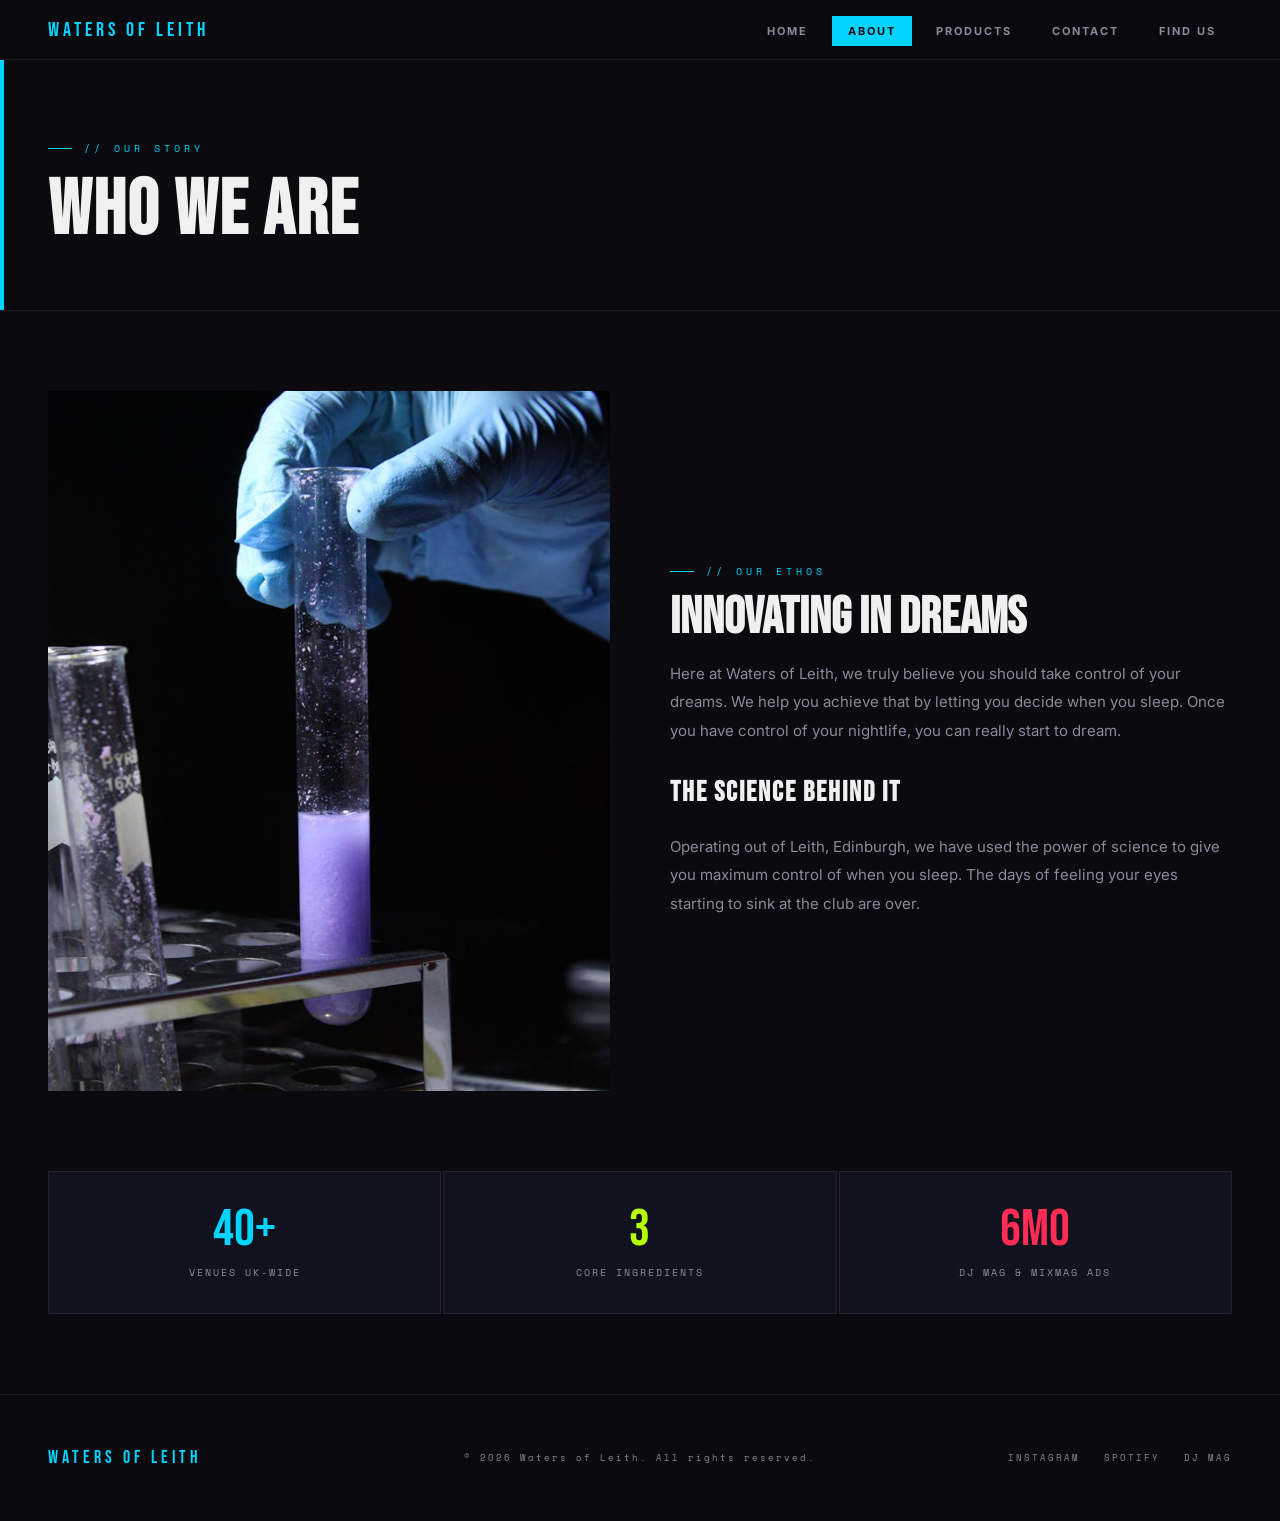
<file: about.html>
<!doctype html>
<html lang="en">
  <head>
    <meta charset="UTF-8" />
    <meta name="viewport" content="width=device-width, initial-scale=1.0" />
    <title>About — Waters of Leith</title>
    <link
      href="https://fonts.googleapis.com/css2?family=Bebas+Neue&family=Space+Mono:wght@400;700&family=Inter:wght@400;500;700&display=swap"
      rel="stylesheet"
    />
    <link rel="stylesheet" href="styles/style.css" />
  </head>
  <body>
    <nav>
      <a href="index.html" class="nav-logo">Waters of Leith</a>
      <ul class="nav-links">
        <li><a href="index.html">Home</a></li>
        <li><a href="about.html" class="active">About</a></li>
        <li><a href="products.html">Products</a></li>
        <li><a href="contact.html">Contact</a></li>
        <li><a href="findus.html">Find Us</a></li>
      </ul>
    </nav>

    <div class="page">
      <div class="page-banner">
        <p class="eyebrow">// Our Story</p>
        <h1 class="page-title">Who We Are</h1>
      </div>

      <section class="section">
        <div class="two-col">
          <div>
            <img
              src="images/aboutimg.jpg"
              alt="Waters of Leith — Science of staying up"
              style="width: 100%; height: 700px; display: block"
            />
          </div>
          <div>
            <p class="section-label">// Our Ethos</p>
            <h2 class="section-title">Innovating in Dreams</h2>
            <p
              style="
                color: var(--grey);
                font-size: 15px;
                line-height: 1.9;
                margin-bottom: 24px;
              "
            >
              Here at Waters of Leith, we truly believe you should take control
              of your dreams. We help you achieve that by letting you decide
              when you sleep. Once you have control of your nightlife, you can
              really start to dream.
            </p>
            <h3
              style="
                font-family: &quot;Bebas Neue&quot;, sans-serif;
                font-size: 28px;
                letter-spacing: 2px;
                margin-bottom: 16px;
              "
            >
              The Science Behind It
            </h3>
            <p style="color: var(--grey); font-size: 15px; line-height: 1.9">
              Operating out of Leith, Edinburgh, we have used the power of
              science to give you maximum control of when you sleep. The days of
              feeling your eyes starting to sink at the club are over.
            </p>
          </div>
        </div>
      </section>

      <div class="stat-row">
        <div class="stat-card">
          <span class="stat-number">40+</span>
          <span class="stat-label">Venues UK-wide</span>
        </div>
        <div class="stat-card">
          <span class="stat-number green">3</span>
          <span class="stat-label">Core Ingredients</span>
        </div>
        <div class="stat-card">
          <span class="stat-number red">6mo</span>
          <span class="stat-label">DJ Mag & Mixmag Ads</span>
        </div>
      </div>
    </div>

    <footer>
      <a href="index.html" class="footer-logo">Waters of Leith</a>
      <span class="footer-copy"
        >© 2026 Waters of Leith. All rights reserved.</span
      >
      <div class="footer-links">
        <a href="#">Instagram</a>
        <a href="#">Spotify</a>
        <a href="#">DJ Mag</a>
      </div>
    </footer>

    <script src="js/main.js"></script>
  </body>
</html>
</file>
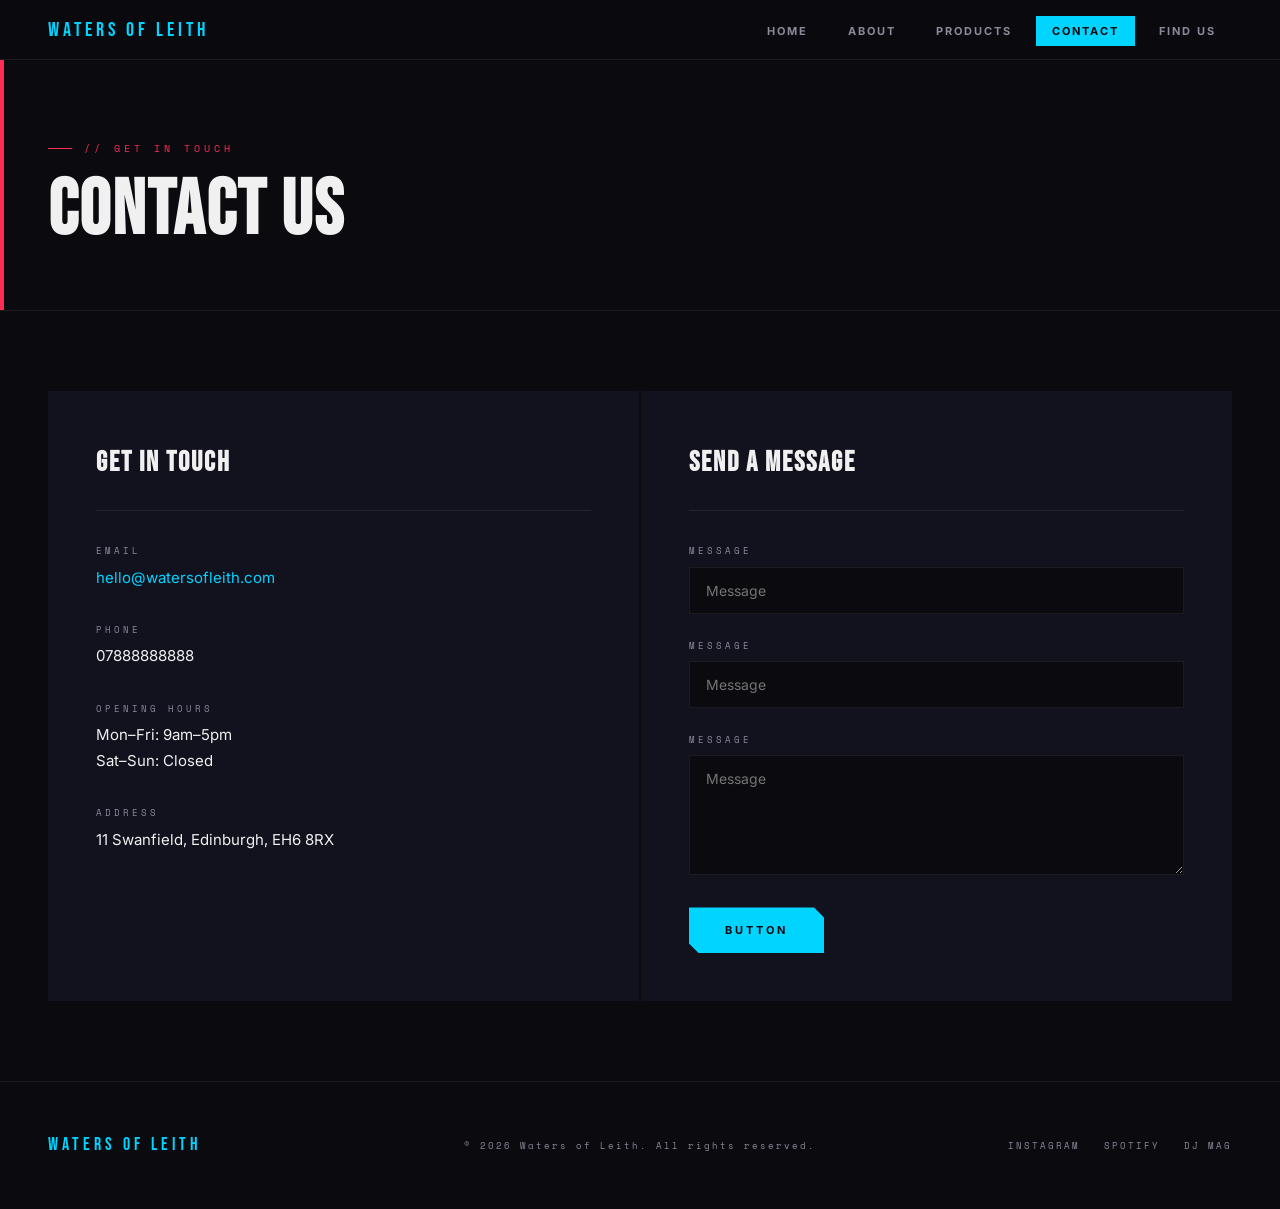
<file: contact.html>
<!doctype html>
<html lang="en">
  <head>
    <meta charset="UTF-8" />
    <meta name="viewport" content="width=device-width, initial-scale=1.0" />
    <title>Contact — Waters of Leith</title>
    <link
      href="https://fonts.googleapis.com/css2?family=Bebas+Neue&family=Space+Mono:wght@400;700&family=Inter:wght@400;500;700&display=swap"
      rel="stylesheet"
    />
    <link rel="stylesheet" href="styles/style.css" />
  </head>
  <body>
    <nav>
      <a href="index.html" class="nav-logo">Waters of Leith</a>
      <ul class="nav-links">
        <li><a href="index.html">Home</a></li>
        <li><a href="about.html">About</a></li>
        <li><a href="products.html">Products</a></li>
        <li><a href="contact.html" class="active">Contact</a></li>
        <li><a href="findus.html">Find Us</a></li>
      </ul>
    </nav>

    <div class="page">
      <div class="page-banner red">
        <p class="eyebrow red">// Get In Touch</p>
        <h1 class="page-title">Contact Us</h1>
      </div>

      <section class="section">
        <div class="contact-grid">
          <div class="contact-info">
            <h2 class="contact-section-title">Get In Touch</h2>
            <div class="contact-detail">
              <p class="contact-label">Email</p>
              <p class="contact-value">
                <a href="mailto:hello@watersofleith.com"
                  >hello@watersofleith.com</a
                >
              </p>
            </div>
            <div class="contact-detail">
              <p class="contact-label">Phone</p>
              <p class="contact-value">07888888888</p>
            </div>
            <div class="contact-detail">
              <p class="contact-label">Opening Hours</p>
              <p class="contact-value">Mon–Fri: 9am–5pm<br />Sat–Sun: Closed</p>
            </div>
            <div class="contact-detail">
              <p class="contact-label">Address</p>
              <p class="contact-value">11 Swanfield, Edinburgh, EH6 8RX</p>
            </div>
          </div>

          <div class="contact-form-wrap">
            <h2 class="contact-section-title">Send a Message</h2>
            <form id="contact-form" novalidate>
              <div class="form-group">
                <label class="form-label">Message</label>
                <input class="form-input" type="text" placeholder="Message" />
              </div>
              <div class="form-group">
                <label class="form-label">Message</label>
                <input class="form-input" type="text" placeholder="Message" />
              </div>
              <div class="form-group">
                <label class="form-label">Message</label>
                <textarea
                  class="form-textarea"
                  placeholder="Message"
                ></textarea>
              </div>
              <button type="submit" class="btn btn-primary">Button</button>
            </form>
            <div class="form-success" id="form-success">
              Message received. We'll be in touch soon.
            </div>
          </div>
        </div>
      </section>
    </div>

    <footer>
      <a href="index.html" class="footer-logo">Waters of Leith</a>
      <span class="footer-copy"
        >© 2026 Waters of Leith. All rights reserved.</span
      >
      <div class="footer-links">
        <a href="#">Instagram</a>
        <a href="#">Spotify</a>
        <a href="#">DJ Mag</a>
      </div>
    </footer>

    <script src="js/main.js"></script>
  </body>
</html>
</file>
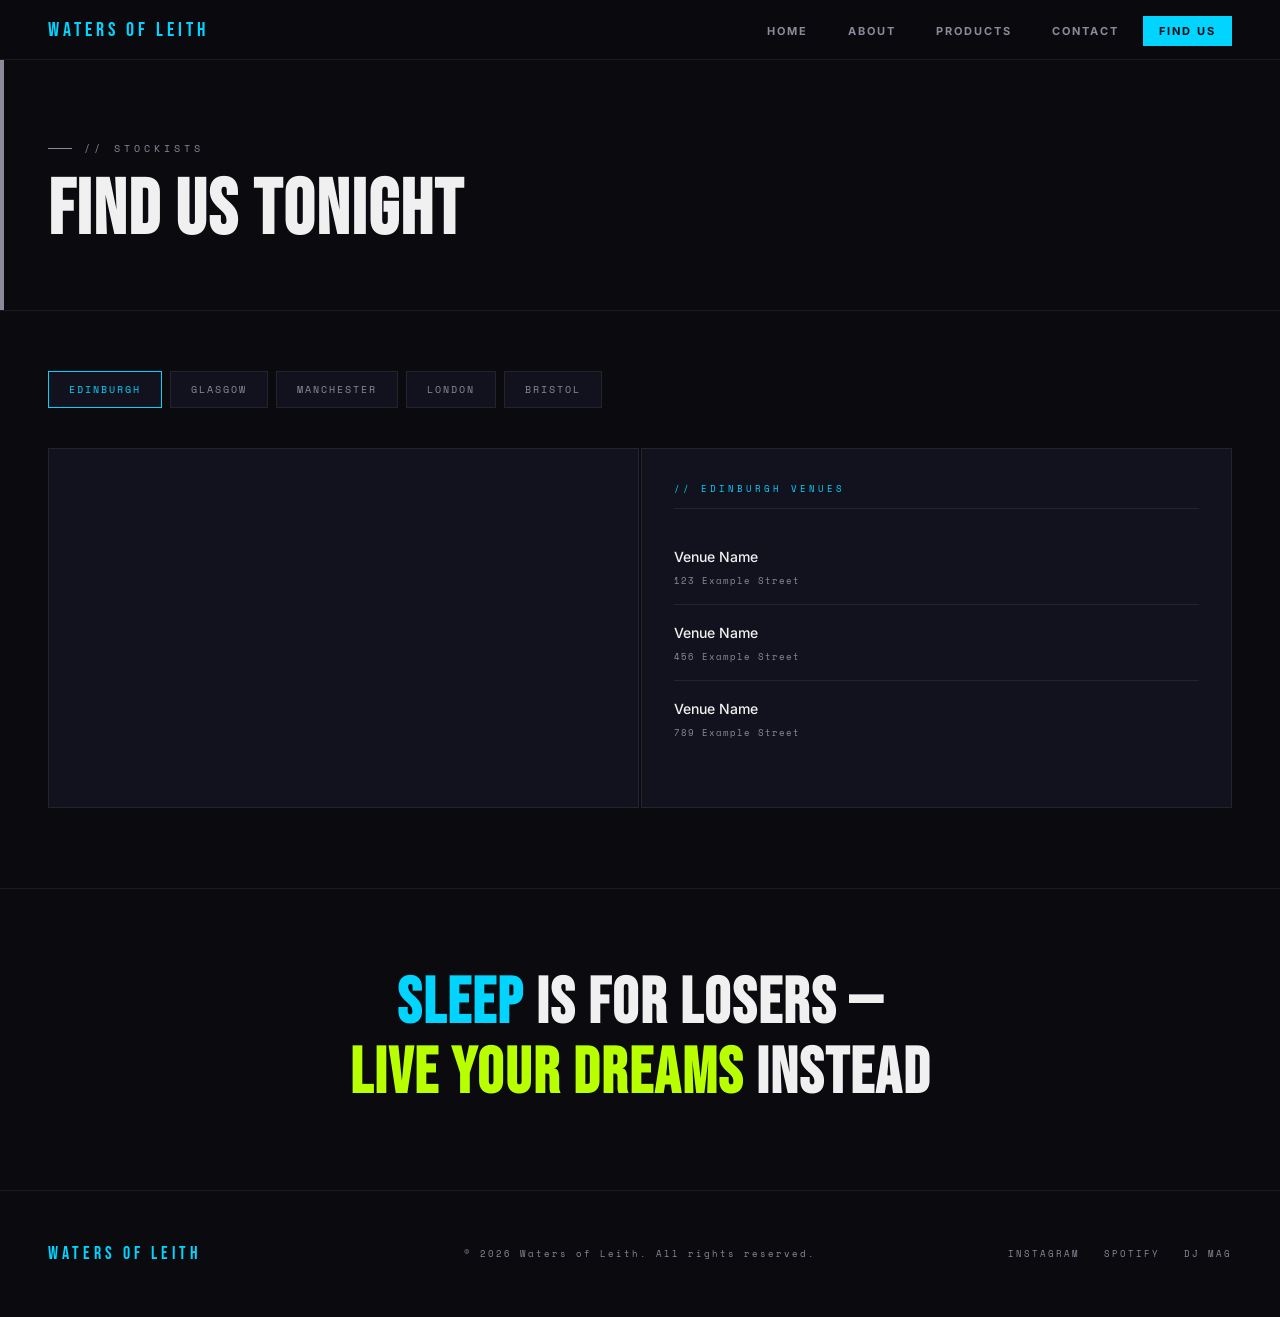
<file: findus.html>
<!doctype html>
<html lang="en">
  <head>
    <meta charset="UTF-8" />
    <meta name="viewport" content="width=device-width, initial-scale=1.0" />
    <title>Find Us — Waters of Leith</title>
    <link
      href="https://fonts.googleapis.com/css2?family=Bebas+Neue&family=Space+Mono:wght@400;700&family=Inter:wght@400;500;700&display=swap"
      rel="stylesheet"
    />
    <link rel="stylesheet" href="styles/style.css" />
  </head>
  <body>
    <nav>
      <a href="index.html" class="nav-logo">Waters of Leith</a>
      <ul class="nav-links">
        <li><a href="index.html">Home</a></li>
        <li><a href="about.html">About</a></li>
        <li><a href="products.html">Products</a></li>
        <li><a href="contact.html">Contact</a></li>
        <li><a href="findus.html" class="active">Find Us</a></li>
      </ul>
    </nav>

    <div class="page">
      <div class="page-banner grey">
        <p class="eyebrow grey">// Stockists</p>
        <h1 class="page-title">Find Us Tonight</h1>
      </div>

      <div class="findus-section">
        <div class="city-chips">
          <button class="chip">Edinburgh</button>
          <button class="chip inactive">Glasgow</button>
          <button class="chip inactive">Manchester</button>
          <button class="chip inactive">London</button>
          <button class="chip inactive">Bristol</button>
        </div>

        <div class="findus-grid">
          <div class="map-wrap">
            <iframe
              src="https://www.google.com/maps/embed?pb=!1m14!1m12!1m3!1d94696!2d-2.5!3d53.8!2m3!1f0!2f0!3f0!3m2!1i1024!2i768!4f13.1!5e0!3m2!1sen!2suk!4v1"
              allowfullscreen=""
              loading="lazy"
              referrerpolicy="no-referrer-when-downgrade"
            >
            </iframe>
          </div>
          <div class="venue-list">
            <p class="venue-list-label">// Edinburgh Venues</p>
            <div class="venue-item">
              <p class="venue-name">Venue Name</p>
              <p class="venue-addr">123 Example Street</p>
            </div>
            <div class="venue-item">
              <p class="venue-name">Venue Name</p>
              <p class="venue-addr">456 Example Street</p>
            </div>
            <div class="venue-item">
              <p class="venue-name">Venue Name</p>
              <p class="venue-addr">789 Example Street</p>
            </div>
          </div>
        </div>
      </div>

      <div class="slogan-block">
        <h2 class="slogan-text">
          <em>Sleep</em> is for losers —<br />
          <span class="acid">Live your dreams</span> instead
        </h2>
      </div>
    </div>

    <footer>
      <a href="index.html" class="footer-logo">Waters of Leith</a>
      <span class="footer-copy"
        >© 2026 Waters of Leith. All rights reserved.</span
      >
      <div class="footer-links">
        <a href="#">Instagram</a>
        <a href="#">Spotify</a>
        <a href="#">DJ Mag</a>
      </div>
    </footer>

    <script src="js/main.js"></script>
  </body>
</html>
</file>
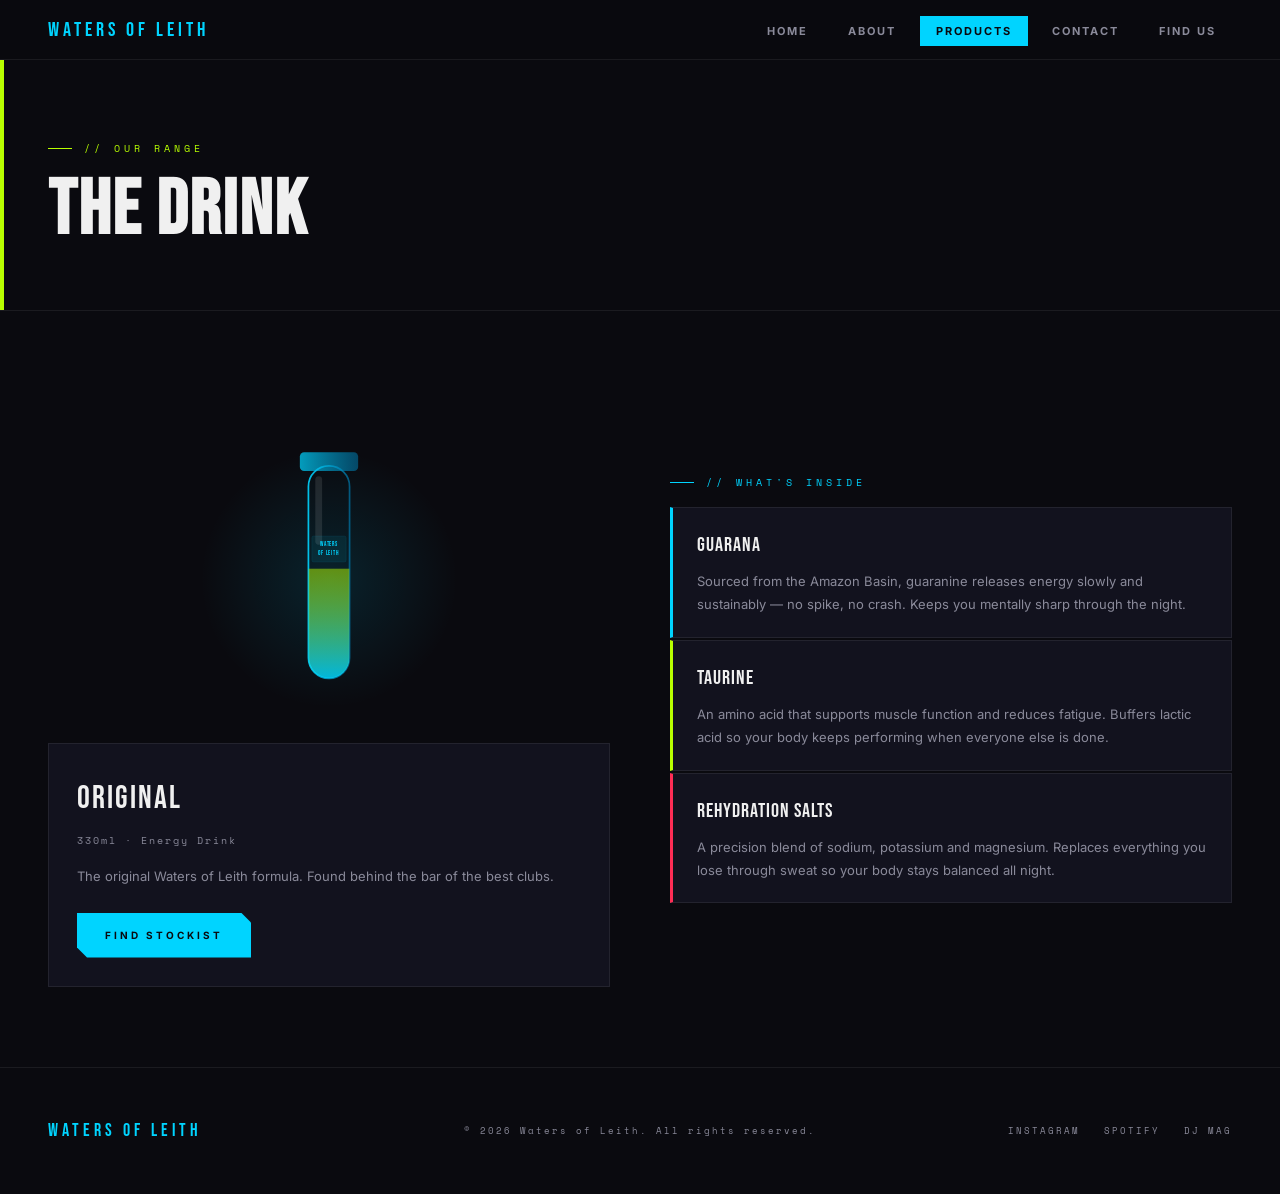
<file: products.html>
<!doctype html>
<html lang="en">
  <head>
    <meta charset="UTF-8" />
    <meta name="viewport" content="width=device-width, initial-scale=1.0" />
    <title>Products — Waters of Leith</title>
    <link
      href="https://fonts.googleapis.com/css2?family=Bebas+Neue&family=Space+Mono:wght@400;700&family=Inter:wght@400;500;700&display=swap"
      rel="stylesheet"
    />
    <link rel="stylesheet" href="styles/style.css" />
  </head>
  <body>
    <nav>
      <a href="index.html" class="nav-logo">Waters of Leith</a>
      <ul class="nav-links">
        <li><a href="index.html">Home</a></li>
        <li><a href="about.html">About</a></li>
        <li><a href="products.html" class="active">Products</a></li>
        <li><a href="contact.html">Contact</a></li>
        <li><a href="findus.html">Find Us</a></li>
      </ul>
    </nav>

    <div class="page">
      <div class="page-banner green">
        <p class="eyebrow green">// Our Range</p>
        <h1 class="page-title">The Drink</h1>
      </div>

      <section class="section">
        <div class="two-col">
          <!-- LEFT: tube SVG + product card below -->
          <div class="product-left">
            <div class="product-visual">
              <div class="product-glow"></div>
              <svg
                width="120"
                height="280"
                viewBox="0 0 140 320"
                fill="none"
                xmlns="http://www.w3.org/2000/svg"
                style="position: relative; z-index: 2"
              >
                <defs>
                  <linearGradient id="tg2" x1="0" y1="0" x2="1" y2="0">
                    <stop offset="0%" stop-color="#00D4FF" stop-opacity=".9" />
                    <stop
                      offset="100%"
                      stop-color="#0077AA"
                      stop-opacity=".7"
                    />
                  </linearGradient>
                  <linearGradient id="lg2" x1="0" y1="0" x2="0" y2="1">
                    <stop offset="0%" stop-color="#B8FF00" stop-opacity=".5" />
                    <stop
                      offset="100%"
                      stop-color="#00D4FF"
                      stop-opacity=".85"
                    />
                  </linearGradient>
                  <clipPath id="tc2">
                    <rect x="46" y="28" width="48" height="248" rx="24" />
                  </clipPath>
                </defs>
                <rect
                  x="36"
                  y="12"
                  width="68"
                  height="22"
                  rx="5"
                  fill="url(#tg2)"
                  opacity=".8"
                />
                <rect
                  x="46"
                  y="28"
                  width="48"
                  height="248"
                  rx="24"
                  fill="none"
                  stroke="url(#tg2)"
                  stroke-width="2"
                />
                <rect
                  x="46"
                  y="148"
                  width="48"
                  height="128"
                  fill="url(#lg2)"
                  clip-path="url(#tc2)"
                />
                <rect
                  x="54"
                  y="40"
                  width="8"
                  height="80"
                  rx="4"
                  fill="white"
                  opacity=".1"
                />
                <rect
                  x="50"
                  y="110"
                  width="40"
                  height="30"
                  rx="2"
                  fill="rgba(0,212,255,.08)"
                  stroke="rgba(0,212,255,.2)"
                  stroke-width=".5"
                />
                <text
                  x="70"
                  y="122"
                  font-family="'Bebas Neue',sans-serif"
                  font-size="7"
                  fill="#00D4FF"
                  text-anchor="middle"
                  letter-spacing="1"
                >
                  WATERS
                </text>
                <text
                  x="70"
                  y="132"
                  font-family="'Bebas Neue',sans-serif"
                  font-size="7"
                  fill="#00D4FF"
                  text-anchor="middle"
                  letter-spacing="1"
                >
                  OF LEITH
                </text>
              </svg>
            </div>
            <div class="product-info">
              <p class="product-name">Original</p>
              <p class="product-size">330ml · Energy Drink</p>
              <p class="product-desc">
                The original Waters of Leith formula. Found behind the bar of
                the best clubs.
              </p>
              <a
                href="findus.html"
                class="btn btn-primary"
                style="font-size: 10px; padding: 14px 28px"
                >Find Stockist</a
              >
            </div>
          </div>

          <!-- RIGHT: ingredient breakdown -->
          <div>
            <p class="section-label">// What's Inside</p>
            <div class="ingredient-list">
              <div
                class="ingredient-row"
                style="border-left-color: var(--electric)"
              >
                <p class="row-name">Guarana</p>
                <p
                  style="
                    font-size: 13px;
                    color: var(--grey);
                    line-height: 1.8;
                    margin-top: 8px;
                  "
                >
                  Sourced from the Amazon Basin, guaranine releases energy
                  slowly and sustainably — no spike, no crash. Keeps you
                  mentally sharp through the night.
                </p>
              </div>

              <div
                class="ingredient-row"
                style="border-left-color: var(--acid)"
              >
                <p class="row-name">Taurine</p>
                <p
                  style="
                    font-size: 13px;
                    color: var(--grey);
                    line-height: 1.8;
                    margin-top: 8px;
                  "
                >
                  An amino acid that supports muscle function and reduces
                  fatigue. Buffers lactic acid so your body keeps performing
                  when everyone else is done.
                </p>
              </div>

              <div class="ingredient-row" style="border-left-color: var(--red)">
                <p class="row-name">Rehydration Salts</p>
                <p
                  style="
                    font-size: 13px;
                    color: var(--grey);
                    line-height: 1.8;
                    margin-top: 8px;
                  "
                >
                  A precision blend of sodium, potassium and magnesium. Replaces
                  everything you lose through sweat so your body stays balanced
                  all night.
                </p>
              </div>
            </div>
          </div>
        </div>
      </section>
    </div>

    <footer>
      <a href="index.html" class="footer-logo">Waters of Leith</a>
      <span class="footer-copy"
        >© 2026 Waters of Leith. All rights reserved.</span
      >
      <div class="footer-links">
        <a href="#">Instagram</a>
        <a href="#">Spotify</a>
        <a href="#">DJ Mag</a>
      </div>
    </footer>

    <script src="js/main.js"></script>
  </body>
</html>
</file>
<file: styles/style.css>
@import url("https://fonts.googleapis.com/css2?family=Bebas+Neue&family=Space+Mono:wght@400;700&family=Inter:wght@400;500;700&display=swap");

/* ── VARIABLES ── */
:root {
  --void: #0a0a0f;
  --surface: #12121e;
  --electric: #00d4ff;
  --acid: #b8ff00;
  --red: #ff2d55;
  --white: #f0f0f0;
  --grey: #8a8a9a;
  --border: rgba(255, 255, 255, 0.07);
}

/* ── RESET ── */
*,
*::before,
*::after {
  box-sizing: border-box;
  margin: 0;
  padding: 0;
}
html {
  scroll-behavior: smooth;
}
body {
  background: var(--void);
  color: var(--white);
  font-family: "Inter", sans-serif;
  font-size: 16px;
  line-height: 1.7;
  overflow-x: hidden;
}
::-webkit-scrollbar {
  width: 4px;
}
::-webkit-scrollbar-track {
  background: var(--void);
}
::-webkit-scrollbar-thumb {
  background: var(--electric);
}

/* ── NAV ── */
nav {
  position: fixed;
  top: 0;
  left: 0;
  right: 0;
  z-index: 100;
  background: rgba(10, 10, 15, 0.95);
  border-bottom: 1px solid var(--border);
  padding: 0 48px;
  height: 60px;
  display: flex;
  align-items: center;
  justify-content: space-between;
}
.nav-logo {
  font-family: "Bebas Neue", sans-serif;
  font-size: 20px;
  letter-spacing: 4px;
  color: var(--electric);
  text-decoration: none;
}
.nav-links {
  display: flex;
  gap: 8px;
  list-style: none;
}
.nav-links a {
  font-family: "Inter", sans-serif;
  font-size: 11px;
  font-weight: 700;
  letter-spacing: 2px;
  text-transform: uppercase;
  color: var(--grey);
  text-decoration: none;
  padding: 8px 16px;
  transition: color 0.2s;
}
.nav-links a:hover {
  color: var(--white);
}
.nav-links a.active {
  color: var(--void);
  background: var(--electric);
}

/* ── PAGE WRAPPER ── */
.page {
  padding-top: 60px;
  min-height: 100vh;
}

/* ── PAGE BANNER ── */
.page-banner {
  padding: 80px 48px 60px;
  position: relative;
  border-bottom: 1px solid var(--border);
}
.page-banner::before {
  content: "";
  position: absolute;
  left: 0;
  top: 0;
  bottom: 0;
  width: 4px;
  background: var(--electric);
}
.page-banner.green::before {
  background: var(--acid);
}
.page-banner.red::before {
  background: var(--red);
}
.page-banner.grey::before {
  background: var(--grey);
}

/* ── EYEBROW ── */
.eyebrow {
  font-family: "Space Mono", monospace;
  font-size: 10px;
  letter-spacing: 4px;
  text-transform: uppercase;
  color: var(--electric);
  margin-bottom: 16px;
  display: flex;
  align-items: center;
  gap: 12px;
}
.eyebrow::before {
  content: "";
  width: 24px;
  height: 1px;
  background: currentColor;
}
.eyebrow.green {
  color: var(--acid);
}
.eyebrow.red {
  color: var(--red);
}
.eyebrow.grey {
  color: var(--grey);
}

/* ── PAGE TITLE ── */
.page-title {
  font-family: "Bebas Neue", sans-serif;
  font-size: clamp(48px, 6vw, 80px);
  line-height: 1;
  letter-spacing: 2px;
}

/* ── SECTION ── */
.section {
  padding: 80px 48px;
}

.section-label {
  font-family: "Space Mono", monospace;
  font-size: 10px;
  letter-spacing: 4px;
  text-transform: uppercase;
  color: var(--electric);
  margin-bottom: 12px;
  display: flex;
  align-items: center;
  gap: 12px;
}
.section-label::before {
  content: "";
  width: 24px;
  height: 1px;
  background: currentColor;
}

.section-title {
  font-family: "Bebas Neue", sans-serif;
  font-size: clamp(32px, 4vw, 52px);
  line-height: 1;
  margin-bottom: 16px;
}

.section-sub {
  font-size: 15px;
  color: var(--grey);
  max-width: 520px;
  line-height: 1.8;
  margin-bottom: 48px;
}

/* ── BUTTONS ── */
.btn {
  display: inline-block;
  font-family: "Inter", sans-serif;
  font-size: 11px;
  font-weight: 700;
  letter-spacing: 3px;
  text-transform: uppercase;
  text-decoration: none;
  padding: 16px 36px;
  cursor: pointer;
  border: none;
  transition:
    background 0.2s,
    color 0.2s,
    transform 0.15s;
  clip-path: polygon(
    0 0,
    calc(100% - 10px) 0,
    100% 10px,
    100% 100%,
    10px 100%,
    0 calc(100% - 10px)
  );
}
.btn-primary {
  background: var(--electric);
  color: var(--void);
}
.btn-primary:hover {
  background: var(--acid);
  transform: translateY(-2px);
}
.btn-ghost {
  background: transparent;
  color: var(--grey);
  border: 1px solid rgba(138, 138, 154, 0.4);
}
.btn-ghost:hover {
  color: var(--white);
  border-color: var(--white);
  transform: translateY(-2px);
}

/* ── TWO COL ── */
.two-col {
  display: grid;
  grid-template-columns: 1fr 1fr;
  gap: 60px;
  align-items: center;
}

/* ── IMAGE PLACEHOLDER ── */
.img-placeholder {
  width: 100%;
  aspect-ratio: 4/3;
  background: var(--surface);
  border: 1px solid var(--border);
  display: flex;
  align-items: center;
  justify-content: center;
  color: var(--grey);
  font-family: "Space Mono", monospace;
  font-size: 10px;
  letter-spacing: 2px;
}

/* ── FOOTER ── */
footer {
  border-top: 1px solid var(--border);
  padding: 48px;
  display: grid;
  grid-template-columns: 1fr auto 1fr;
  align-items: center;
  gap: 24px;
}
.footer-logo {
  font-family: "Bebas Neue", sans-serif;
  font-size: 18px;
  letter-spacing: 4px;
  color: var(--electric);
  text-decoration: none;
}
.footer-copy {
  font-family: "Space Mono", monospace;
  font-size: 9px;
  color: var(--grey);
  letter-spacing: 2px;
  text-align: center;
}
.footer-links {
  display: flex;
  gap: 24px;
  justify-content: flex-end;
}
.footer-links a {
  font-family: "Space Mono", monospace;
  font-size: 9px;
  letter-spacing: 2px;
  text-transform: uppercase;
  color: var(--grey);
  text-decoration: none;
  transition: color 0.2s;
}
.footer-links a:hover {
  color: var(--electric);
}

/* ══════════════════════════════════════
   HOME PAGE
══════════════════════════════════════ */

/* hero */
.hero {
  position: relative;
  min-height: calc(100vh - 60px);
  display: flex;
  align-items: center;
  padding: 0 48px;
  overflow: hidden;
}

.grid-overlay {
  position: absolute;
  inset: 0;
  background-image:
    linear-gradient(rgba(0, 212, 255, 0.03) 1px, transparent 1px),
    linear-gradient(90deg, rgba(0, 212, 255, 0.03) 1px, transparent 1px);
  background-size: 60px 60px;
  animation: gridMove 20s linear infinite;
  pointer-events: none;
}
@keyframes gridMove {
  0% {
    transform: translateY(0);
  }
  100% {
    transform: translateY(60px);
  }
}

@keyframes floatUp {
  0% {
    transform: translateY(100vh) translateX(0);
    opacity: 0;
  }
  10% {
    opacity: 1;
  }
  90% {
    opacity: 1;
  }
  100% {
    transform: translateY(-100px) translateX(var(--drift));
    opacity: 0;
  }
}

.hero-content {
  position: relative;
  z-index: 2;
  max-width: 700px;
}

.hero-eyebrow {
  font-family: "Space Mono", monospace;
  font-size: 10px;
  letter-spacing: 4px;
  text-transform: uppercase;
  color: var(--electric);
  margin-bottom: 20px;
  opacity: 0;
  animation: fadeUp 0.7s ease forwards 0.3s;
}

.hero-headline {
  font-family: "Bebas Neue", sans-serif;
  font-size: clamp(80px, 12vw, 148px);
  line-height: 0.9;
  letter-spacing: 2px;
  opacity: 0;
  animation: fadeUp 0.7s ease forwards 0.5s;
}
.hero-headline .hl {
  color: var(--electric);
  position: relative;
  display: inline-block;
}
.hero-headline .hl::after {
  content: "";
  position: absolute;
  bottom: 4px;
  left: 0;
  width: 100%;
  height: 4px;
  background: var(--acid);
  transform: scaleX(0);
  transform-origin: left;
  animation: lineIn 0.5s ease forwards 1.3s;
}
@keyframes lineIn {
  to {
    transform: scaleX(1);
  }
}

.hero-sub {
  font-size: 15px;
  color: var(--grey);
  margin-top: 28px;
  max-width: 460px;
  line-height: 1.8;
  opacity: 0;
  animation: fadeUp 0.7s ease forwards 0.8s;
}

.hero-ctas {
  margin-top: 40px;
  display: flex;
  gap: 16px;
  opacity: 0;
  animation: fadeUp 0.7s ease forwards 1s;
}

.tube-deco {
  position: absolute;
  right: 8%;
  top: 50%;
  transform: translateY(-50%);
  width: 160px;
  opacity: 0;
  animation:
    fadeUp 0.8s ease forwards 0.7s,
    tubeSway 6s ease-in-out infinite 1.5s;
  z-index: 2;
}
@keyframes tubeSway {
  0%,
  100% {
    transform: translateY(-50%) rotate(-2deg);
  }
  50% {
    transform: translateY(calc(-50% - 18px)) rotate(2deg);
  }
}

.scroll-hint {
  position: absolute;
  bottom: 40px;
  left: 48px;
  display: flex;
  align-items: center;
  gap: 14px;
  opacity: 0;
  animation: fadeUp 0.7s ease forwards 1.5s;
}
.scroll-line {
  width: 36px;
  height: 1px;
  background: var(--electric);
  position: relative;
  overflow: hidden;
}
.scroll-line::after {
  content: "";
  position: absolute;
  inset: 0;
  background: var(--acid);
  animation: scanLine 1.5s ease infinite;
}
@keyframes scanLine {
  0% {
    transform: translateX(-100%);
  }
  100% {
    transform: translateX(200%);
  }
}
.scroll-hint span {
  font-family: "Space Mono", monospace;
  font-size: 9px;
  letter-spacing: 3px;
  text-transform: uppercase;
  color: var(--grey);
}

@keyframes fadeUp {
  from {
    opacity: 0;
    transform: translateY(28px);
  }
  to {
    opacity: 1;
    transform: translateY(0);
  }
}

/* ingredient cards */
.ingredients-strip {
  padding: 60px 48px 80px;
}

.ingredients-grid {
  display: grid;
  grid-template-columns: repeat(3, 1fr);
  gap: 2px;
  margin-top: 48px;
}

.ingredient-card {
  background: var(--surface);
  padding: 40px 32px;
  position: relative;
  overflow: hidden;
  cursor: pointer;
  border: 1px solid var(--border);
  transition:
    border-color 0.3s,
    transform 0.3s;
}
.ingredient-card:hover {
  transform: translateY(-4px);
  border-color: rgba(0, 212, 255, 0.3);
}
.ingredient-card:nth-child(2):hover {
  border-color: rgba(184, 255, 0, 0.3);
}
.ingredient-card:nth-child(3):hover {
  border-color: rgba(255, 45, 85, 0.3);
}

.card-accent {
  width: 32px;
  height: 3px;
  background: var(--electric);
  margin-bottom: 24px;
  transition: width 0.3s;
}
.ingredient-card:hover .card-accent {
  width: 56px;
}
.ingredient-card:nth-child(2) .card-accent {
  background: var(--acid);
}
.ingredient-card:nth-child(3) .card-accent {
  background: var(--red);
}

.card-num {
  font-family: "Space Mono", monospace;
  font-size: 10px;
  color: var(--grey);
  letter-spacing: 3px;
  margin-bottom: 16px;
}
.card-name {
  font-family: "Bebas Neue", sans-serif;
  font-size: 32px;
  letter-spacing: 2px;
  margin-bottom: 8px;
  transition: color 0.2s;
}
.ingredient-card:hover .card-name {
  color: var(--electric);
}
.ingredient-card:nth-child(2):hover .card-name {
  color: var(--acid);
}
.ingredient-card:nth-child(3):hover .card-name {
  color: var(--red);
}

.card-origin {
  font-family: "Space Mono", monospace;
  font-size: 9px;
  color: var(--grey);
  letter-spacing: 2px;
  text-transform: uppercase;
  margin-bottom: 16px;
}
.card-desc {
  font-size: 13px;
  color: var(--grey);
  line-height: 1.8;
  border-top: 1px solid var(--border);
  padding-top: 16px;
}

.card-reveal {
  position: absolute;
  inset: 0;
  background: var(--void);
  padding: 40px 32px;
  display: flex;
  flex-direction: column;
  justify-content: center;
  transform: translateY(100%);
  transition: transform 0.4s cubic-bezier(0.16, 1, 0.3, 1);
  border: 1px solid rgba(0, 212, 255, 0.2);
}
.ingredient-card:nth-child(2) .card-reveal {
  border-color: rgba(184, 255, 0, 0.2);
}
.ingredient-card:nth-child(3) .card-reveal {
  border-color: rgba(255, 45, 85, 0.2);
}
.ingredient-card:hover .card-reveal {
  transform: translateY(0);
}

.reveal-headline {
  font-family: "Space Mono", monospace;
  font-size: 13px;
  font-weight: 700;
  color: var(--electric);
  line-height: 1.6;
  margin-bottom: 16px;
}
.ingredient-card:nth-child(2) .reveal-headline {
  color: var(--acid);
}
.ingredient-card:nth-child(3) .reveal-headline {
  color: var(--red);
}

.reveal-body {
  font-size: 13px;
  color: var(--grey);
  line-height: 1.9;
}

/* ══════════════════════════════════════
   ABOUT PAGE
══════════════════════════════════════ */

.stat-row {
  display: grid;
  grid-template-columns: repeat(3, 1fr);
  gap: 2px;
  padding: 0 48px 80px;
}
.stat-card {
  background: var(--surface);
  padding: 32px;
  text-align: center;
  border: 1px solid var(--border);
}
.stat-number {
  font-family: "Bebas Neue", sans-serif;
  font-size: 52px;
  line-height: 1;
  color: var(--electric);
  display: block;
}
.stat-number.green {
  color: var(--acid);
}
.stat-number.red {
  color: var(--red);
}
.stat-label {
  font-family: "Space Mono", monospace;
  font-size: 10px;
  letter-spacing: 2px;
  text-transform: uppercase;
  color: var(--grey);
  margin-top: 8px;
  display: block;
}

/* ══════════════════════════════════════
   PRODUCTS PAGE
══════════════════════════════════════ */

.product-left {
  display: flex;
  flex-direction: column;
  align-items: center;
}
.product-visual {
  position: relative;
  display: flex;
  align-items: center;
  justify-content: center;
  padding: 48px 48px 24px;
}
.product-glow {
  position: absolute;
  width: 260px;
  height: 260px;
  border-radius: 50%;
  background: radial-gradient(circle, rgba(0, 212, 255, 0.12), transparent 70%);
  animation: glowPulse 3s ease-in-out infinite;
  pointer-events: none;
}
@keyframes glowPulse {
  0%,
  100% {
    transform: scale(1);
    opacity: 0.7;
  }
  50% {
    transform: scale(1.15);
    opacity: 1;
  }
}
.product-info {
  background: var(--surface);
  border: 1px solid var(--border);
  padding: 28px;
  width: 100%;
}
.product-name {
  font-family: "Bebas Neue", sans-serif;
  font-size: 32px;
  letter-spacing: 2px;
  margin-bottom: 6px;
}
.product-size {
  font-family: "Space Mono", monospace;
  font-size: 10px;
  color: var(--grey);
  letter-spacing: 2px;
  margin-bottom: 16px;
}
.product-desc {
  font-size: 13px;
  color: var(--grey);
  line-height: 1.8;
  margin-bottom: 24px;
}

.ingredient-list {
  display: flex;
  flex-direction: column;
  gap: 2px;
  margin-top: 16px;
}
.ingredient-row {
  background: var(--surface);
  padding: 20px 24px;
  border-left: 3px solid var(--electric);
  border-top: 1px solid var(--border);
  border-right: 1px solid var(--border);
  border-bottom: 1px solid var(--border);
}
.ingredient-row:nth-child(2) {
  border-left-color: var(--acid);
}
.ingredient-row:nth-child(3) {
  border-left-color: var(--red);
}
.row-name {
  font-family: "Bebas Neue", sans-serif;
  font-size: 20px;
  letter-spacing: 1px;
  margin-bottom: 8px;
}
.row-desc-lines {
  display: flex;
  flex-direction: column;
  gap: 5px;
  margin-top: 8px;
}
.row-line {
  height: 6px;
  background: rgba(255, 255, 255, 0.07);
  border-radius: 2px;
}
.row-line.w100 {
  width: 100%;
}
.row-line.w85 {
  width: 85%;
}
.row-line.w75 {
  width: 75%;
}

/* ══════════════════════════════════════
   FIND US PAGE
══════════════════════════════════════ */

.findus-section {
  padding: 60px 48px 80px;
}

.city-chips {
  display: flex;
  gap: 8px;
  flex-wrap: wrap;
  margin-bottom: 40px;
}
.chip {
  font-family: "Space Mono", monospace;
  font-size: 10px;
  letter-spacing: 2px;
  text-transform: uppercase;
  padding: 10px 20px;
  background: var(--surface);
  border: 1px solid var(--electric);
  color: var(--electric);
  cursor: default;
}
.chip.inactive {
  border-color: var(--border);
  color: var(--grey);
}

.findus-grid {
  display: grid;
  grid-template-columns: 1fr 1fr;
  gap: 2px;
  margin-bottom: 0;
}
.map-wrap {
  background: var(--surface);
  border: 1px solid var(--border);
  overflow: hidden;
  height: 360px;
}
.map-wrap iframe {
  width: 100%;
  height: 100%;
  border: none;
  filter: grayscale(1) invert(0.9) contrast(0.8);
  opacity: 0.8;
}

.venue-list {
  background: var(--surface);
  border: 1px solid var(--border);
  padding: 32px;
}
.venue-list-label {
  font-family: "Space Mono", monospace;
  font-size: 9px;
  letter-spacing: 3px;
  text-transform: uppercase;
  color: var(--electric);
  margin-bottom: 20px;
  padding-bottom: 12px;
  border-bottom: 1px solid var(--border);
}
.venue-item {
  padding: 16px 0;
  border-bottom: 1px solid var(--border);
}
.venue-item:last-child {
  border-bottom: none;
}
.venue-name {
  font-size: 14px;
  font-weight: 500;
  color: var(--white);
  margin-bottom: 4px;
}
.venue-addr {
  font-family: "Space Mono", monospace;
  font-size: 9px;
  color: var(--grey);
  letter-spacing: 1px;
}

.slogan-block {
  padding: 80px 48px;
  border-top: 1px solid var(--border);
  text-align: center;
}
.slogan-text {
  font-family: "Bebas Neue", sans-serif;
  font-size: clamp(32px, 5vw, 64px);
  line-height: 1.1;
  letter-spacing: 2px;
}
.slogan-text em {
  font-style: normal;
  color: var(--electric);
}
.slogan-text .acid {
  color: var(--acid);
}

/* ══════════════════════════════════════
   CONTACT PAGE
══════════════════════════════════════ */

.contact-grid {
  display: grid;
  grid-template-columns: 1fr 1fr;
  gap: 2px;
}
.contact-info,
.contact-form-wrap {
  background: var(--surface);
  padding: 48px;
}
.contact-section-title {
  font-family: "Bebas Neue", sans-serif;
  font-size: 28px;
  letter-spacing: 2px;
  margin-bottom: 32px;
  padding-bottom: 24px;
  border-bottom: 1px solid var(--border);
}
.contact-detail {
  margin-bottom: 32px;
}
.contact-label {
  font-family: "Space Mono", monospace;
  font-size: 9px;
  letter-spacing: 3px;
  text-transform: uppercase;
  color: var(--grey);
  margin-bottom: 6px;
}
.contact-value {
  font-size: 15px;
  color: var(--white);
}
.contact-value a {
  color: var(--electric);
  text-decoration: none;
}

.form-group {
  margin-bottom: 24px;
}
.form-label {
  font-family: "Space Mono", monospace;
  font-size: 9px;
  letter-spacing: 3px;
  text-transform: uppercase;
  color: var(--grey);
  display: block;
  margin-bottom: 8px;
}
.form-input,
.form-textarea {
  width: 100%;
  background: var(--void);
  border: 1px solid var(--border);
  color: var(--white);
  font-family: "Inter", sans-serif;
  font-size: 14px;
  padding: 14px 16px;
  outline: none;
  transition: border-color 0.2s;
}
.form-input:focus,
.form-textarea:focus {
  border-color: var(--electric);
}
.form-textarea {
  resize: vertical;
  min-height: 120px;
}

.form-success {
  display: none;
  background: rgba(0, 212, 255, 0.1);
  border: 1px solid var(--electric);
  padding: 16px 20px;
  font-family: "Space Mono", monospace;
  font-size: 11px;
  color: var(--electric);
  letter-spacing: 1px;
  margin-top: 16px;
}
</file>
